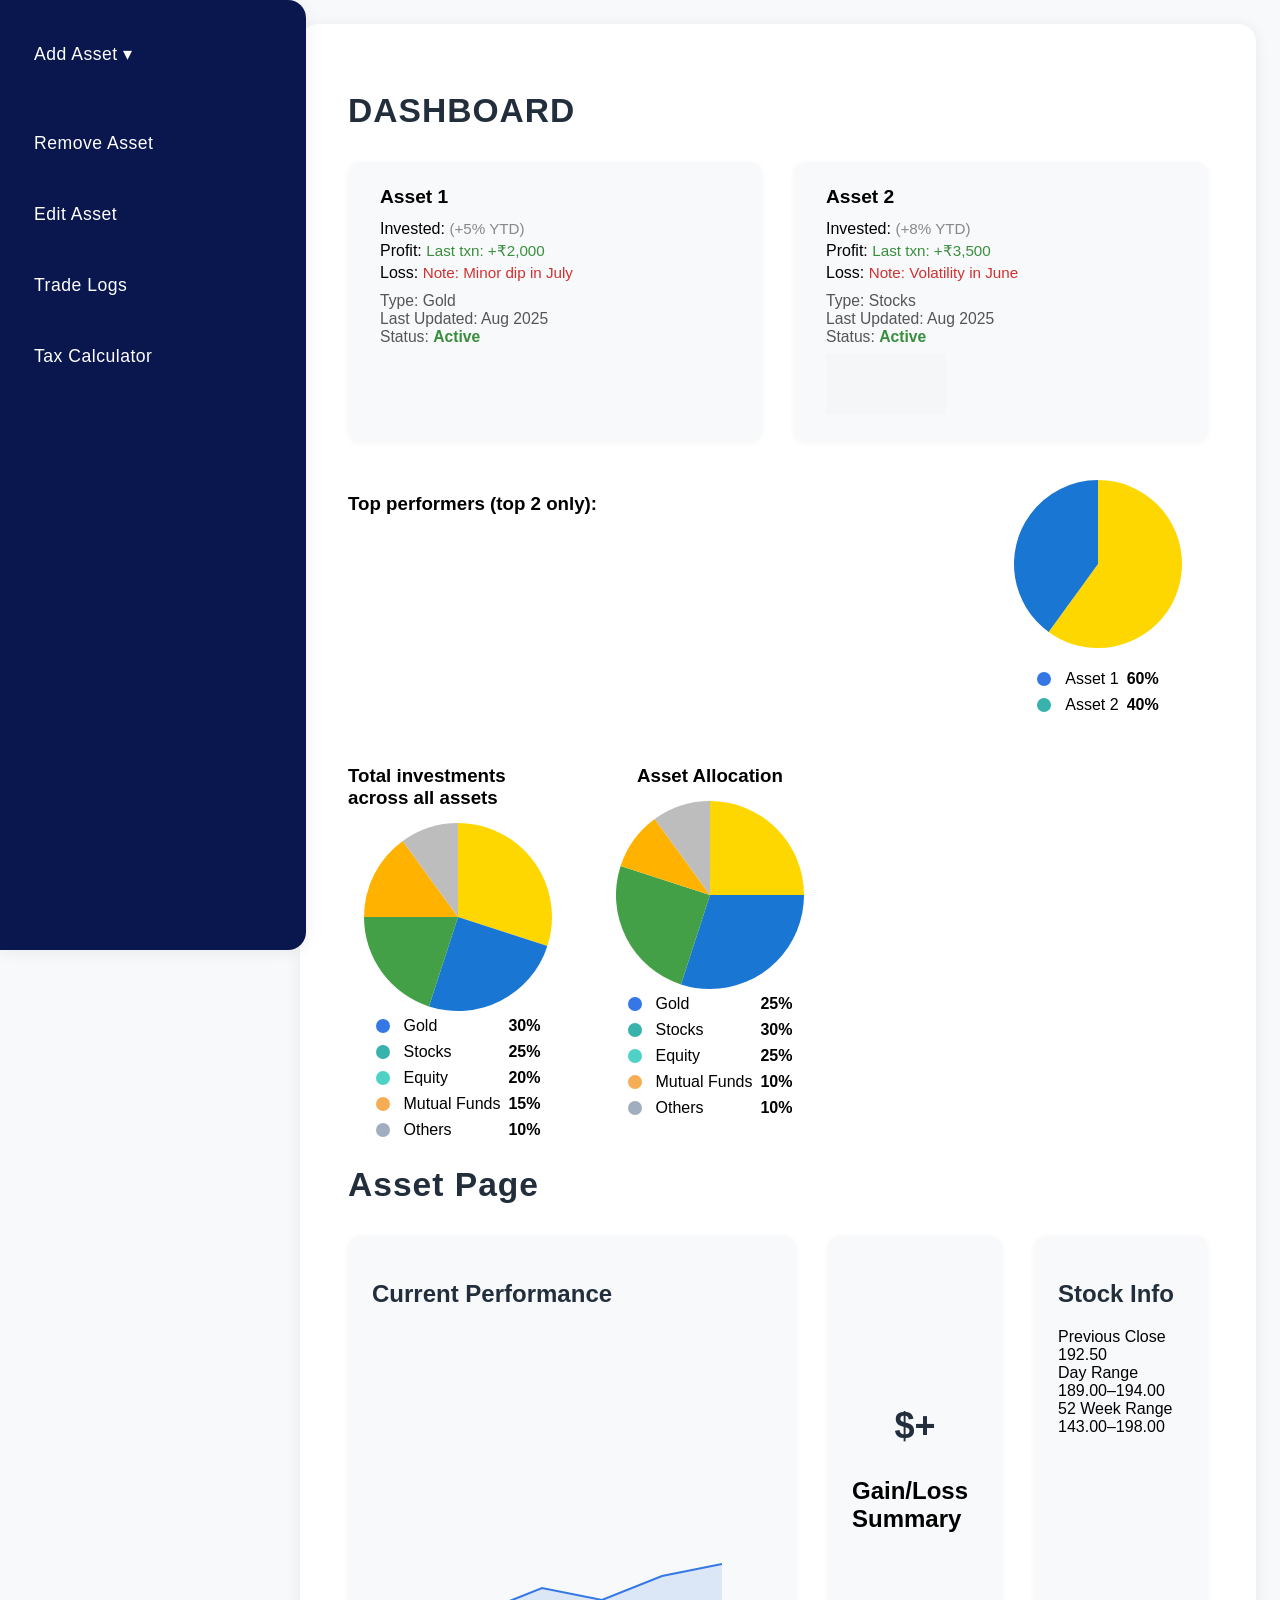
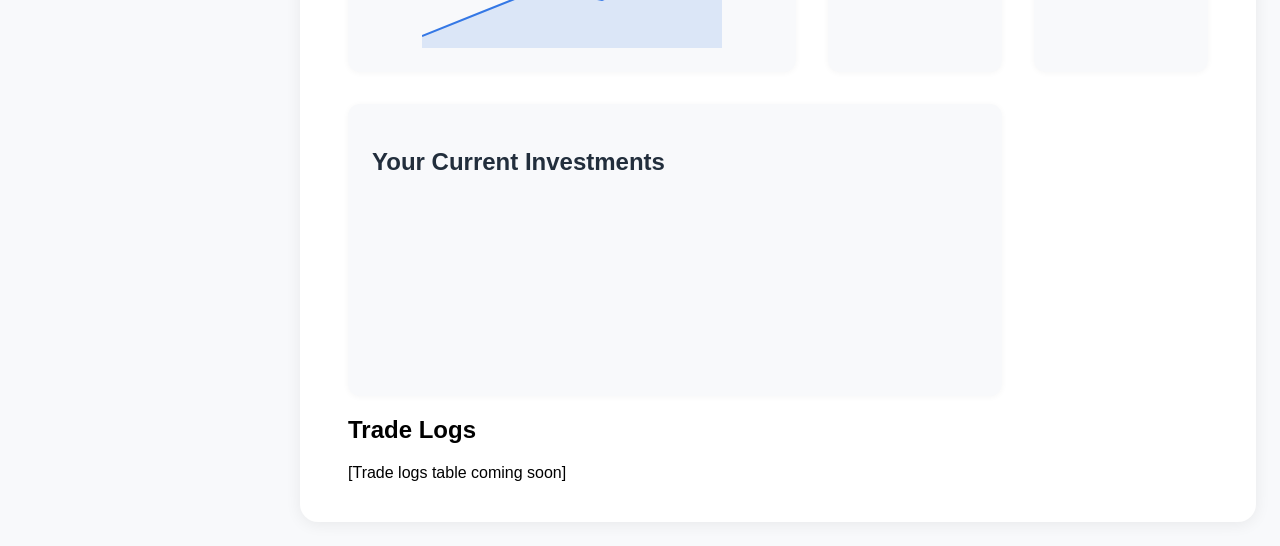
<file: frontend/index.html>
<!DOCTYPE html>
<html lang="en">
<head>
    <meta charset="UTF-8">
    <meta name="viewport" content="width=device-width, initial-scale=1.0">
    <title>Portfolio Manager</title>
    <link rel="stylesheet" href="css/styles.css">
</head>
<body>
    <div class="container">
        <aside class="sidebar">
            <div class="sidebar-section">
                <button id="add-asset-btn" class="dropdown-btn">Add Asset &#9662;</button>
                <div id="add-asset-dropdown" class="dropdown-content">
                    <a href="#">Gold</a>
                    <a href="#">Equity</a>
                    <a href="#">Stocks</a>
                    <a href="#">Mutual Funds</a>
                    <a href="#">Real Estate</a>
                </div>
            </div>
            <button class="sidebar-action" id="remove-asset-btn">Remove Asset</button>
            <button class="sidebar-action" id="edit-asset-btn">Edit Asset</button>
            <button class="sidebar-action" id="nav-logs">Trade Logs</button>
            <button class="sidebar-action" id="nav-tax">Tax Calculator</button>
        </aside>
        <main class="main-content">
            <section id="dashboard-section" class="active">
                <h1 class="dashboard-title">DASHBOARD</h1>
                <div class="dashboard-cards">
                    <div class="dashboard-card clickable" id="asset1-card" aria-label="View Asset 1">
                        <h2>Asset 1</h2>
                        <div style="display:flex;flex-direction:column;gap:4px;align-items:flex-start;">
                            <div>Invested: <span id="asset1-invested"></span> <span style="color:#888;font-size:0.95em;">(+5% YTD)</span></div>
                            <div>Profit: <span id="asset1-profit"></span> <span style="color:#388e3c;font-size:0.95em;">Last txn: +₹2,000</span></div>
                            <div>Loss: <span id="asset1-loss"></span> <span style="color:#d32f2f;font-size:0.95em;">Note: Minor dip in July</span></div>
                        </div>
                        <div style="margin-top:10px;font-size:0.98em;color:#555;">
                            <div>Type: <span>Gold</span></div>
                            <div>Last Updated: <span>Aug 2025</span></div>
                            <div>Status: <span style="color:#388e3c;font-weight:600;">Active</span></div>
                        </div>
                    </div>
                    <div class="dashboard-card clickable" id="asset2-card" aria-label="View Asset 2">
                        <h2>Asset 2</h2>
                        <div style="display:flex;flex-direction:column;gap:4px;align-items:flex-start;">
                            <div>Invested: <span id="asset2-invested"></span> <span style="color:#888;font-size:0.95em;">(+8% YTD)</span></div>
                            <div>Profit: <span id="asset2-profit"></span> <span style="color:#388e3c;font-size:0.95em;">Last txn: +₹3,500</span></div>
                            <div>Loss: <span id="asset2-loss"></span> <span style="color:#d32f2f;font-size:0.95em;">Note: Volatility in June</span></div>
                        </div>
                        <div style="margin-top:10px;font-size:0.98em;color:#555;">
                            <div>Type: <span>Stocks</span></div>
                            <div>Last Updated: <span>Aug 2025</span></div>
                            <div>Status: <span style="color:#388e3c;font-weight:600;">Active</span></div>
                        </div>
                        <canvas id="asset2-chart" width="120" height="60" style="background:#f4f6f8; margin-top:8px;"></canvas>
                        <noscript>
                            <img src="https://quickchart.io/chart?c={type:'line',data:{labels:['Jun','Jul','Aug','Sep','Oct','Nov'],datasets:[{label:'Performance',data:[130,150,170,160,180,190]}]}}" alt="Asset 2 Performance Chart" style="width:100%;margin-top:8px;"/>
                        </noscript>
                    </div>
                </div>
                <div class="dashboard-performers" style="display:flex;align-items:flex-start;gap:32px;">
                    <div style="flex:1;">
                        <h3>Top performers (top 2 only):</h3>
                        <div id="top-performer-a"></div>
                        <div id="top-performer-b"></div>
                    </div>
                    <!-- Removed main-performance-chart from here -->
                    <div style="flex:1;max-width:220px;display:flex;flex-direction:column;align-items:center;">
                        <canvas id="top-performers-pie" width="180" height="180" style="margin-bottom:8px;"></canvas>
                        <noscript>
                            <img src="https://quickchart.io/chart?c={type:'pie',data:{labels:['Asset 1','Asset 2'],datasets:[{data:[60,40]}]}}" alt="Top Performers Pie Chart" style="width:180px;height:180px;"/>
                        </noscript>
                        <ul class="pie-legend" style="margin-top:8px;">
                            <li><span class="dot gold"></span>Asset 1 <span class="percent">60%</span></li>
                            <li><span class="dot stocks"></span>Asset 2 <span class="percent">40%</span></li>
                        </ul>
                    </div>
                </div>
                <div class="dashboard-pie-section" style="display:flex;align-items:flex-start;gap:32px;">
                    <div style="flex:1;max-width:220px;display:flex;flex-direction:column;align-items:center;">
                        <h3 style="margin-bottom:8px;">Total investments across all assets</h3>
                        <canvas id="dashboard-pie" width="200" height="200"></canvas>
                        <noscript>
                            <img src="https://quickchart.io/chart?c={type:'pie',data:{labels:['Gold','Stocks','Equity','Mutual Funds','Others'],datasets:[{data:[30,25,20,15,10]}]}}" alt="Total Investments Pie Chart" style="width:200px;height:200px;"/>
                        </noscript>
                        <ul class="pie-legend">
                            <li><span class="dot gold"></span>Gold <span class="percent">30%</span></li>
                            <li><span class="dot stocks"></span>Stocks <span class="percent">25%</span></li>
                            <li><span class="dot equity"></span>Equity <span class="percent">20%</span></li>
                            <li><span class="dot mutual"></span>Mutual Funds <span class="percent">15%</span></li>
                            <li><span class="dot others"></span>Others <span class="percent">10%</span></li>
                        </ul>
                    </div>
                    <div style="flex:1;max-width:220px;display:flex;flex-direction:column;align-items:center;">
                        <h3 style="margin-bottom:8px;">Asset Allocation</h3>
                        <canvas id="dashboard-pie-2" width="200" height="200"></canvas>
                        <noscript>
                            <img src="https://quickchart.io/chart?c={type:'pie',data:{labels:['Gold','Stocks','Equity','Mutual Funds','Others'],datasets:[{data:[25,30,25,10,10]}]}}" alt="Asset Allocation Pie Chart" style="width:200px;height:200px;"/>
                        </noscript>
                        <ul class="pie-legend">
                            <li><span class="dot gold"></span>Gold <span class="percent">25%</span></li>
                            <li><span class="dot stocks"></span>Stocks <span class="percent">30%</span></li>
                            <li><span class="dot equity"></span>Equity <span class="percent">25%</span></li>
                            <li><span class="dot mutual"></span>Mutual Funds <span class="percent">10%</span></li>
                            <li><span class="dot others"></span>Others <span class="percent">10%</span></li>
                        </ul>
                    </div>
                </div>
            </section>
            <section id="asset-section">
                <h1 class="dashboard-title">Asset Page</h1>
                <div class="asset-grid">
                    <div class="asset-performance">
                        <h2>Current Performance</h2>
                        <canvas id="asset-performance-chart" width="400" height="180"></canvas>
                        <noscript>
                            <img src="https://quickchart.io/chart?c={type:'line',data:{labels:['Jun','Jul','Aug','Sep','Oct','Nov'],datasets:[{label:'Performance',data:[130,150,170,160,180,175,190]}]}}" alt="Current Performance Chart" style="width:100%;"/>
                        </noscript>
                        <div style="margin-top:24px;">
                            <canvas id="main-performance-chart" width="300" height="120"></canvas>
                            <noscript>
                                <img src="https://quickchart.io/chart?c={type:'line',data:{labels:['Jun','Jul','Aug','Sep','Oct','Nov'],datasets:[{label:'Performance',data:[130,150,170,160,180,190]}]}}" alt="Performance Chart" style="width:100%;margin-top:8px;"/>
                            </noscript>
                        </div>
                    </div>
                    <div class="asset-summary">
                        <h2>$+</h2>
                        <div>Gain/Loss Summary</div>
                    </div>
                    <div class="asset-stock-info">
                        <h2>Stock Info</h2>
                        <div>Previous Close <span>192.50</span></div>
                        <div>Day Range <span>189.00–194.00</span></div>
                        <div>52 Week Range <span>143.00–198.00</span></div>
                    </div>
                    <div class="asset-investments">
                        <h2>Your Current Investments</h2>
                        <canvas id="asset-investments-pie" width="180" height="180"></canvas>
                        <noscript>
                            <img src="https://quickchart.io/chart?c={type:'pie',data:{labels:['A','B','C'],datasets:[{data:[40,35,25]}]}}" alt="Your Current Investments Pie Chart" style="width:180px;height:180px;"/>
                        </noscript>
                    </div>
                </div>
            </section>
            <section id="logs-section">
                <h1>Trade Logs</h1>
                <div>[Trade logs table coming soon]</div>
            </section>
        </main>
    </div>
    <script src="app.js"></script>
    <script>
    // Draw main performance chart near Top Performers
    function drawLineChart(canvasId, data, color) {
        const canvas = document.getElementById(canvasId);
        if (!canvas) return;
        const ctx = canvas.getContext('2d');
        ctx.clearRect(0, 0, canvas.width, canvas.height);
        ctx.strokeStyle = color;
        ctx.lineWidth = 2;
        ctx.beginPath();
        let step = canvas.width / (data.length-1);
        data.forEach((y, i) => {
            let px = i * step;
            let py = canvas.height - (y-120)*canvas.height/100;
            if (i === 0) ctx.moveTo(px, py);
            else ctx.lineTo(px, py);
        });
        ctx.stroke();
        ctx.globalAlpha = 0.15;
        ctx.fillStyle = color;
        ctx.beginPath();
        ctx.moveTo(0, canvas.height);
        data.forEach((y, i) => {
            let px = i * step;
            let py = canvas.height - (y-120)*canvas.height/100;
            ctx.lineTo(px, py);
        });
        ctx.lineTo(canvas.width, canvas.height);
        ctx.closePath();
        ctx.fill();
        ctx.globalAlpha = 1;
    }
    drawLineChart('main-performance-chart', [130,150,170,160,180,190], '#3578e5');

    // Draw pie chart for Top Performers and dashboard pies
    function drawPieChart(canvasId, data, colors) {
        const canvas = document.getElementById(canvasId);
        if (!canvas) return;
        const ctx = canvas.getContext('2d');
        ctx.clearRect(0, 0, canvas.width, canvas.height);
        const total = data.reduce((a, b) => a + b, 0);
        let startAngle = -0.5 * Math.PI;
        data.forEach((value, i) => {
            const sliceAngle = (value / total) * 2 * Math.PI;
            ctx.beginPath();
            ctx.moveTo(canvas.width/2, canvas.height/2);
            ctx.arc(canvas.width/2, canvas.height/2, Math.min(canvas.width, canvas.height)/2-6, startAngle, startAngle + sliceAngle);
            ctx.closePath();
            ctx.fillStyle = colors[i];
            ctx.fill();
            startAngle += sliceAngle;
        });
    }
    // Top Performers Pie
    drawPieChart('top-performers-pie', [60, 40], ['#ffd700', '#1976d2']);
    // Dashboard Pie 1: Total investments
    drawPieChart('dashboard-pie', [30, 25, 20, 15, 10], ['#ffd700', '#1976d2', '#43a047', '#ffb300', '#bdbdbd']);
    // Dashboard Pie 2: Asset Allocation
    drawPieChart('dashboard-pie-2', [25, 30, 25, 10, 10], ['#ffd700', '#1976d2', '#43a047', '#ffb300', '#bdbdbd']);
    </script>
    <script>
    // Ensure navigation works after DOM is loaded
    window.addEventListener('DOMContentLoaded', function() {
        // Redirect Add Asset dropdown
        const addAssetDropdown = document.getElementById('add-asset-dropdown');
        const assetLinks = addAssetDropdown.querySelectorAll('a');
        assetLinks.forEach(link => {
            link.addEventListener('click', function(e) {
                e.preventDefault();
                window.location.href = 'add-asset.html';
            });
        });
        // Redirect Tax Calculator
        document.getElementById('nav-tax').addEventListener('click', function(e) {
            e.preventDefault();
            window.location.href = 'tax-calculator.html';
        });
        // Make asset cards clickable
        document.getElementById('asset1-card').addEventListener('click', function() {
            window.location.href = 'asset1.html';
        });
        document.getElementById('asset2-card').addEventListener('click', function() {
            window.location.href = 'asset2.html';
        });
    });
    </script>
</body>
</html>
</file>
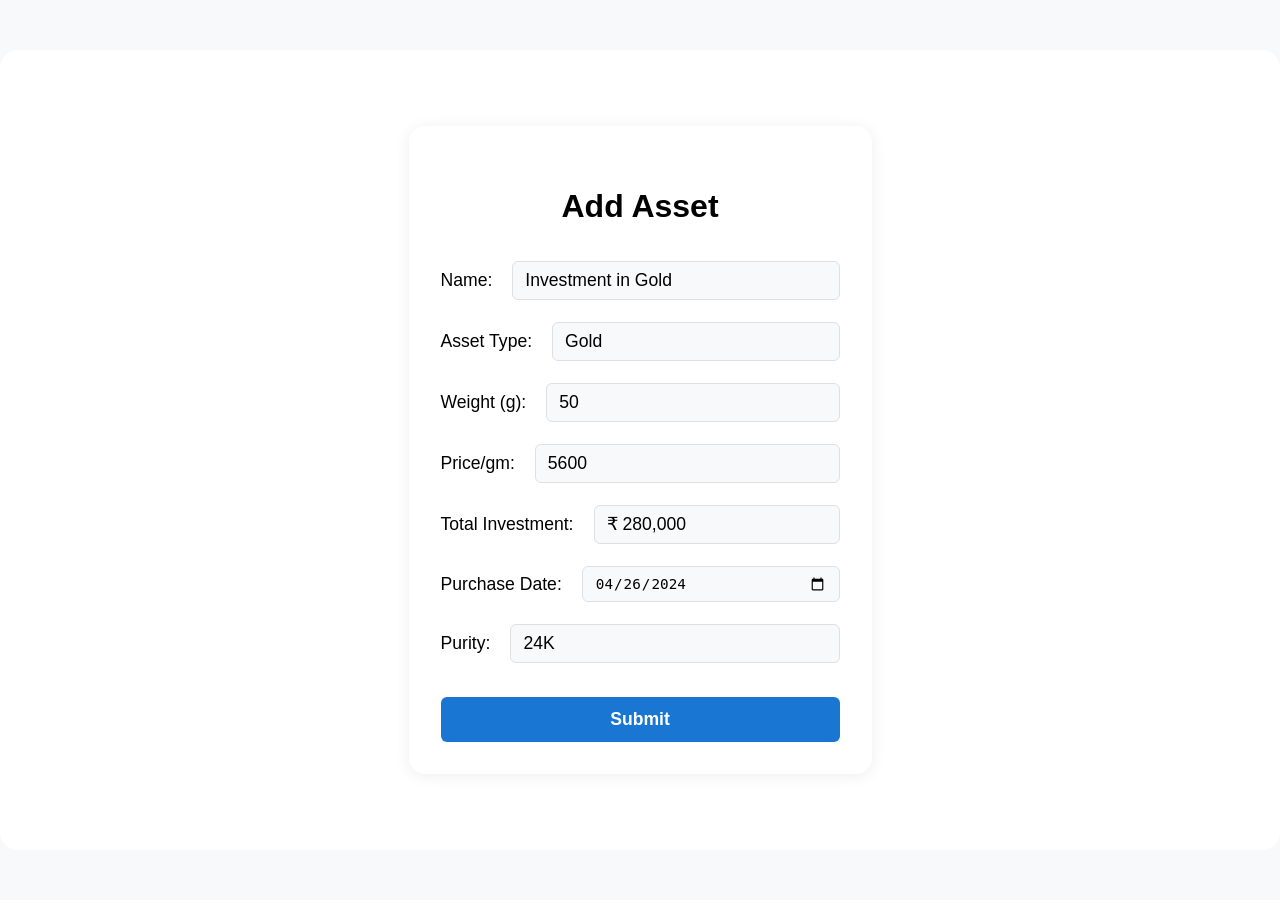
<file: frontend/add-asset.html>
<!DOCTYPE html>
<html lang="en">
<head>
    <meta charset="UTF-8">
    <meta name="viewport" content="width=device-width, initial-scale=1.0">
    <title>Add Asset</title>
    <link rel="stylesheet" href="css/styles.css">
</head>
<body>
    <div class="container" style="justify-content:center;align-items:center;min-height:100vh;">
        <main class="main-content" style="margin:0 auto;min-width:unset;box-shadow:none;">
            <section class="add-asset-form active">
                <form class="asset-form" id="addAssetForm">
                    <h1>Add Asset</h1>
                    <label>Name:<input type="text" value="Investment in Gold" name="name" required></label>
                    <label>Asset Type:<input type="text" value="Gold" name="type" required></label>
                    <label>Weight (g):<input type="number" value="50" name="weight" required></label>
                    <label>Price/gm:<input type="number" value="5600" name="price" required></label>
                    <label>Total Investment:<input type="text" value="₹ 280,000" name="investment" required></label>
                    <label>Purchase Date:<input type="date" value="2024-04-26" name="date" required></label>
                    <label>Purity:<input type="text" value="24K" name="purity" required></label>
                    <button type="submit" class="tax-btn">Submit</button>
                </form>
                <div id="submitResponse" style="margin-top:20px;"></div>
    <script>
    document.getElementById('addAssetForm').onsubmit = function(e) {
        e.preventDefault();
        document.getElementById('submitResponse').innerHTML = '<span style="color:green;font-weight:600;">Asset details submitted successfully!</span>';
    };
    </script>
            </section>
        </main>
    </div>
</body>
</html>
</file>
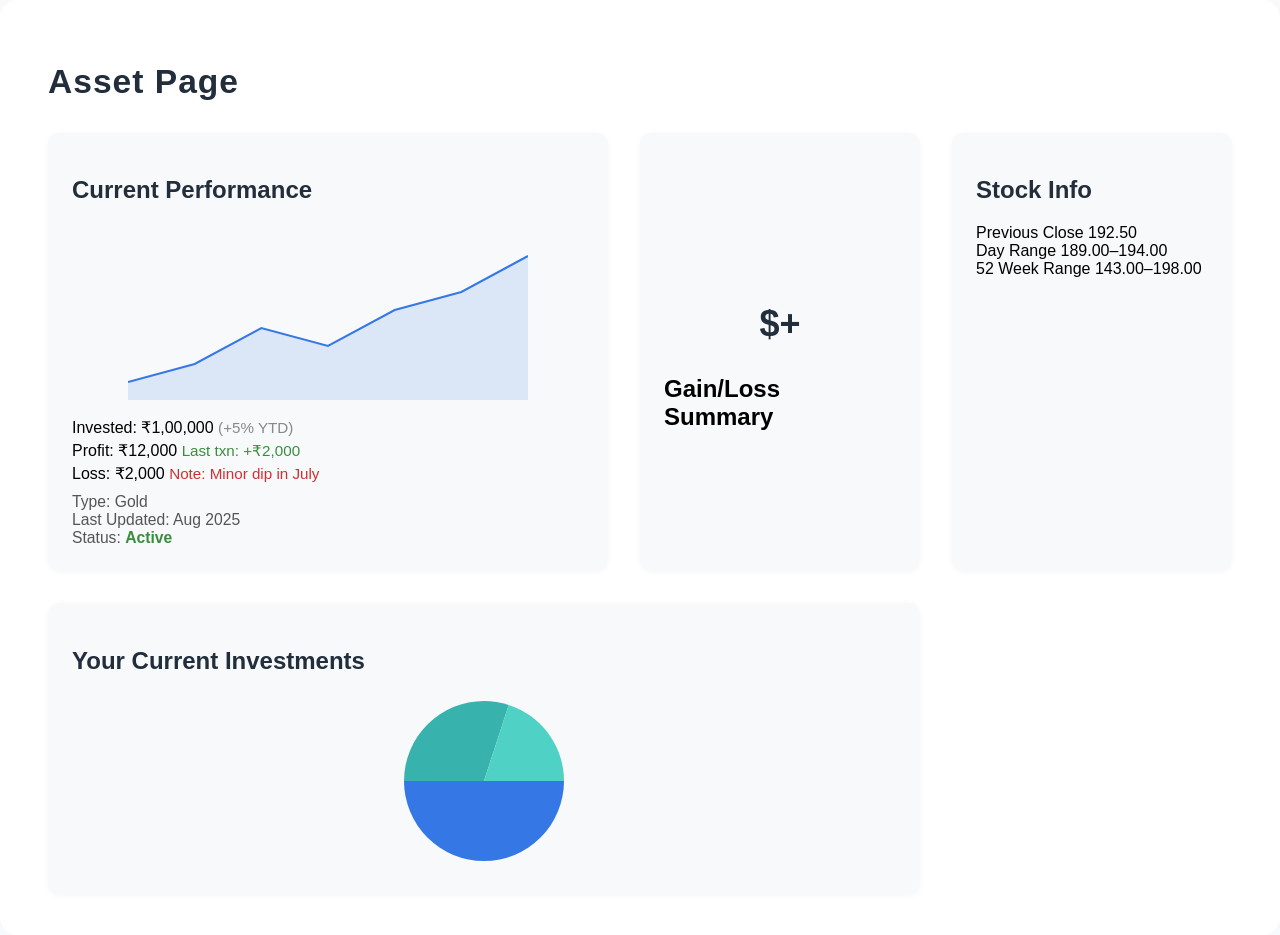
<file: frontend/asset1.html>
<!DOCTYPE html>
<html lang="en">
<head>
    <meta charset="UTF-8">
    <meta name="viewport" content="width=device-width, initial-scale=1.0">
    <title>Asset 1 Details</title>
    <link rel="stylesheet" href="css/styles.css">
</head>
<body>
    <div class="container" style="justify-content:center;align-items:center;min-height:100vh;">
        <main class="main-content" style="margin:0 auto;min-width:unset;box-shadow:none;">
            <h1 class="dashboard-title">Asset Page</h1>
            <div class="asset-grid">
                <div class="asset-performance">
                    <h2>Current Performance</h2>
                    <canvas id="asset-performance-chart" width="400" height="180"></canvas>
                    <div style="margin-top:18px;display:flex;flex-direction:column;gap:4px;align-items:flex-start;">
                        <div>Invested: <span id="asset1-invested">₹1,00,000</span> <span style="color:#888;font-size:0.95em;">(+5% YTD)</span></div>
                        <div>Profit: <span id="asset1-profit">₹12,000</span> <span style="color:#388e3c;font-size:0.95em;">Last txn: +₹2,000</span></div>
                        <div>Loss: <span id="asset1-loss">₹2,000</span> <span style="color:#d32f2f;font-size:0.95em;">Note: Minor dip in July</span></div>
                    </div>
                    <div style="margin-top:10px;font-size:0.98em;color:#555;">
                        <div>Type: <span>Gold</span></div>
                        <div>Last Updated: <span>Aug 2025</span></div>
                        <div>Status: <span style="color:#388e3c;font-weight:600;">Active</span></div>
                    </div>
                </div>
                <div class="asset-summary">
                    <h2>$+</h2>
                    <div>Gain/Loss Summary</div>
                </div>
                <div class="asset-stock-info">
                    <h2>Stock Info</h2>
                    <div>Previous Close <span>192.50</span></div>
                    <div>Day Range <span>189.00–194.00</span></div>
                    <div>52 Week Range <span>143.00–198.00</span></div>
                </div>
                <div class="asset-investments">
                    <h2>Your Current Investments</h2>
                    <canvas id="asset-investments-pie" width="180" height="180"></canvas>
                </div>
            </div>
        </main>
    </div>
    <script>
    // Draw line chart for performance
    function drawLineChart(canvasId, data, color) {
        const canvas = document.getElementById(canvasId);
        if (!canvas) return;
        const ctx = canvas.getContext('2d');
        ctx.clearRect(0, 0, canvas.width, canvas.height);
        ctx.strokeStyle = color;
        ctx.lineWidth = 2;
        ctx.beginPath();
        let step = canvas.width / (data.length-1);
        data.forEach((y, i) => {
            let px = i * step;
            let py = canvas.height - (y-120)*canvas.height/100;
            if (i === 0) ctx.moveTo(px, py);
            else ctx.lineTo(px, py);
        });
        ctx.stroke();
        ctx.globalAlpha = 0.15;
        ctx.fillStyle = color;
        ctx.beginPath();
        ctx.moveTo(0, canvas.height);
        data.forEach((y, i) => {
            let px = i * step;
            let py = canvas.height - (y-120)*canvas.height/100;
            ctx.lineTo(px, py);
        });
        ctx.lineTo(canvas.width, canvas.height);
        ctx.closePath();
        ctx.fill();
        ctx.globalAlpha = 1;
    }
    drawLineChart('asset-performance-chart', [130, 140, 160, 150, 170, 180, 200], '#3578e5');
    // Draw pie chart for investments
    function drawPieChart(canvasId, data, colors) {
        const canvas = document.getElementById(canvasId);
        if (!canvas) return;
        const ctx = canvas.getContext('2d');
        ctx.clearRect(0, 0, canvas.width, canvas.height);
        let total = data.reduce((a, b) => a + b.value, 0);
        let start = 0;
        data.forEach((slice, i) => {
            let angle = (slice.value / total) * 2 * Math.PI;
            ctx.beginPath();
            ctx.moveTo(canvas.width/2, canvas.height/2);
            ctx.arc(canvas.width/2, canvas.height/2, Math.min(canvas.width,canvas.height)/2-10, start, start + angle);
            ctx.closePath();
            ctx.fillStyle = colors[i];
            ctx.fill();
            start += angle;
        });
    }
    drawPieChart('asset-investments-pie', [
        { label: 'A', value: 50 },
        { label: 'B', value: 30 },
        { label: 'C', value: 20 }
    ], ['#3578e5', '#38b2ac', '#4fd1c5']);
    </script>
</body>
</html>
</file>
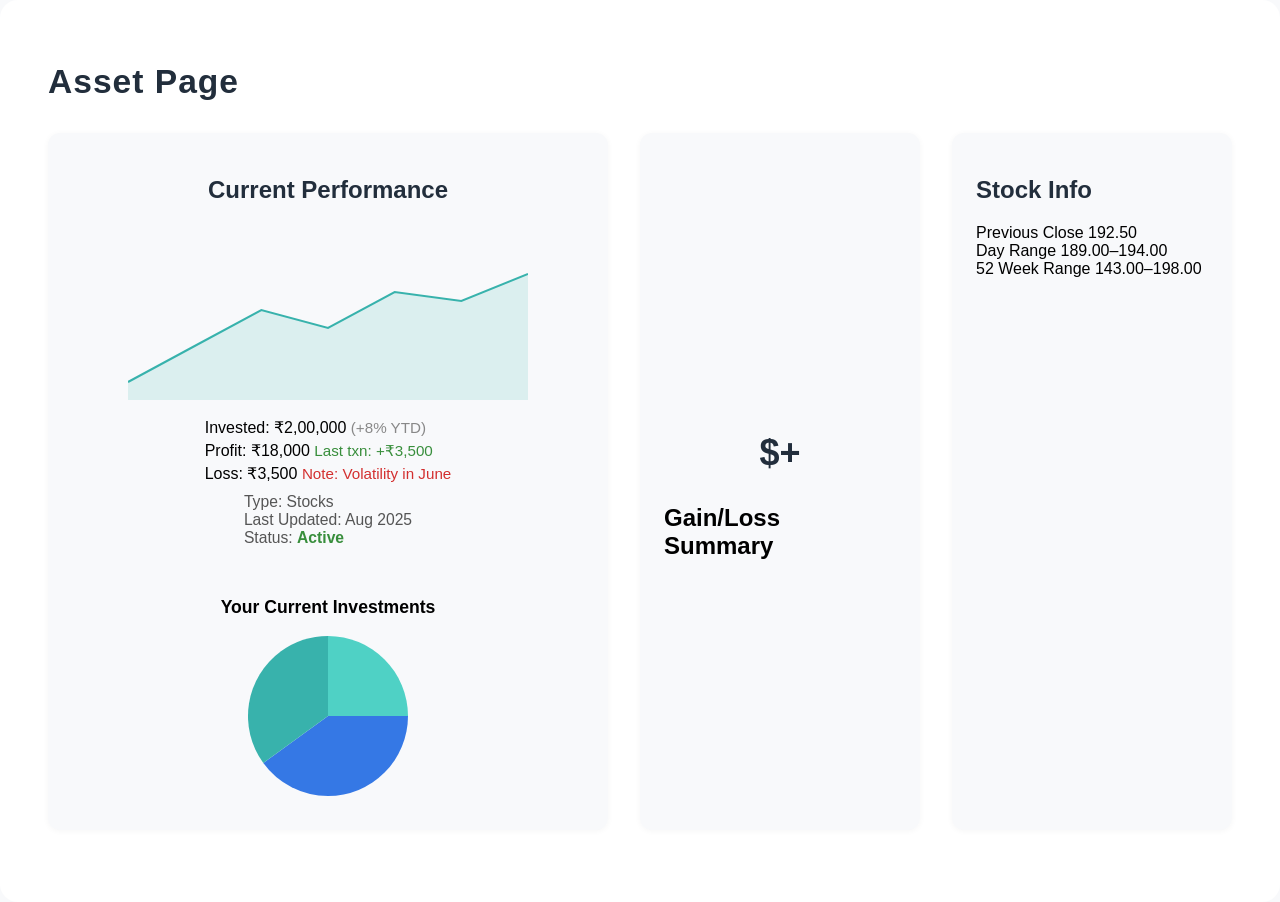
<file: frontend/asset2.html>
<!DOCTYPE html>
<html lang="en">
<head>
    <meta charset="UTF-8">
    <meta name="viewport" content="width=device-width, initial-scale=1.0">
    <title>Asset 2 Details</title>
    <link rel="stylesheet" href="css/styles.css">
</head>
<body>
    <div class="container" style="justify-content:center;align-items:center;min-height:100vh;">
        <main class="main-content" style="margin:0 auto;min-width:unset;box-shadow:none;">
            <h1 class="dashboard-title">Asset Page</h1>
            <div class="asset-grid">
                <div class="asset-performance" style="display:flex;flex-direction:column;align-items:center;">
                    <h2>Current Performance</h2>
                    <canvas id="asset-performance-chart" width="400" height="180"></canvas>
                    <div style="margin-top:18px;display:flex;flex-direction:column;gap:4px;align-items:flex-start;justify-content:center;">
                        <div>Invested: <span id="asset2-invested">₹2,00,000</span> <span style="color:#888;font-size:0.95em;">(+8% YTD)</span></div>
                        <div>Profit: <span id="asset2-profit">₹18,000</span> <span style="color:#388e3c;font-size:0.95em;">Last txn: +₹3,500</span></div>
                        <div>Loss: <span id="asset2-loss">₹3,500</span> <span style="color:#d32f2f;font-size:0.95em;">Note: Volatility in June</span></div>
                    </div>
                    <div style="margin-top:10px;font-size:0.98em;color:#555;">
                        <div>Type: <span>Stocks</span></div>
                        <div>Last Updated: <span>Aug 2025</span></div>
                        <div>Status: <span style="color:#388e3c;font-weight:600;">Active</span></div>
                    </div>
                    <div style="margin-top:32px;width:220px;">
                        <h3 style="text-align:center;font-size:1.1em;margin-bottom:8px;">Your Current Investments</h3>
                        <canvas id="asset-investments-pie" width="180" height="180"></canvas>
                    </div>
                </div>
                <div class="asset-summary">
                    <h2>$+</h2>
                    <div>Gain/Loss Summary</div>
                </div>
                <div class="asset-stock-info">
                    <h2>Stock Info</h2>
                    <div>Previous Close <span>192.50</span></div>
                    <div>Day Range <span>189.00–194.00</span></div>
                    <div>52 Week Range <span>143.00–198.00</span></div>
                </div>
            </div>
        </main>
    </div>
    <script>
    // Draw line chart for performance
    function drawLineChart(canvasId, data, color) {
        const canvas = document.getElementById(canvasId);
        if (!canvas) return;
        const ctx = canvas.getContext('2d');
        ctx.clearRect(0, 0, canvas.width, canvas.height);
        ctx.strokeStyle = color;
        ctx.lineWidth = 2;
        ctx.beginPath();
        let step = canvas.width / (data.length-1);
        data.forEach((y, i) => {
            let px = i * step;
            let py = canvas.height - (y-120)*canvas.height/100;
            if (i === 0) ctx.moveTo(px, py);
            else ctx.lineTo(px, py);
        });
        ctx.stroke();
        ctx.globalAlpha = 0.15;
        ctx.fillStyle = color;
        ctx.beginPath();
        ctx.moveTo(0, canvas.height);
        data.forEach((y, i) => {
            let px = i * step;
            let py = canvas.height - (y-120)*canvas.height/100;
            ctx.lineTo(px, py);
        });
        ctx.lineTo(canvas.width, canvas.height);
        ctx.closePath();
        ctx.fill();
        ctx.globalAlpha = 1;
    }
    drawLineChart('asset-performance-chart', [130, 150, 170, 160, 180, 175, 190], '#38b2ac');
    // Draw pie chart for investments
    function drawPieChart(canvasId, data, colors) {
        const canvas = document.getElementById(canvasId);
        if (!canvas) return;
        const ctx = canvas.getContext('2d');
        ctx.clearRect(0, 0, canvas.width, canvas.height);
        let total = data.reduce((a, b) => a + b.value, 0);
        let start = 0;
        data.forEach((slice, i) => {
            let angle = (slice.value / total) * 2 * Math.PI;
            ctx.beginPath();
            ctx.moveTo(canvas.width/2, canvas.height/2);
            ctx.arc(canvas.width/2, canvas.height/2, Math.min(canvas.width,canvas.height)/2-10, start, start + angle);
            ctx.closePath();
            ctx.fillStyle = colors[i];
            ctx.fill();
            start += angle;
        });
    }
    drawPieChart('asset-investments-pie', [
        { label: 'A', value: 40 },
        { label: 'B', value: 35 },
        { label: 'C', value: 25 }
    ], ['#3578e5', '#38b2ac', '#4fd1c5']);
    </script>
</body>
</html>
</file>
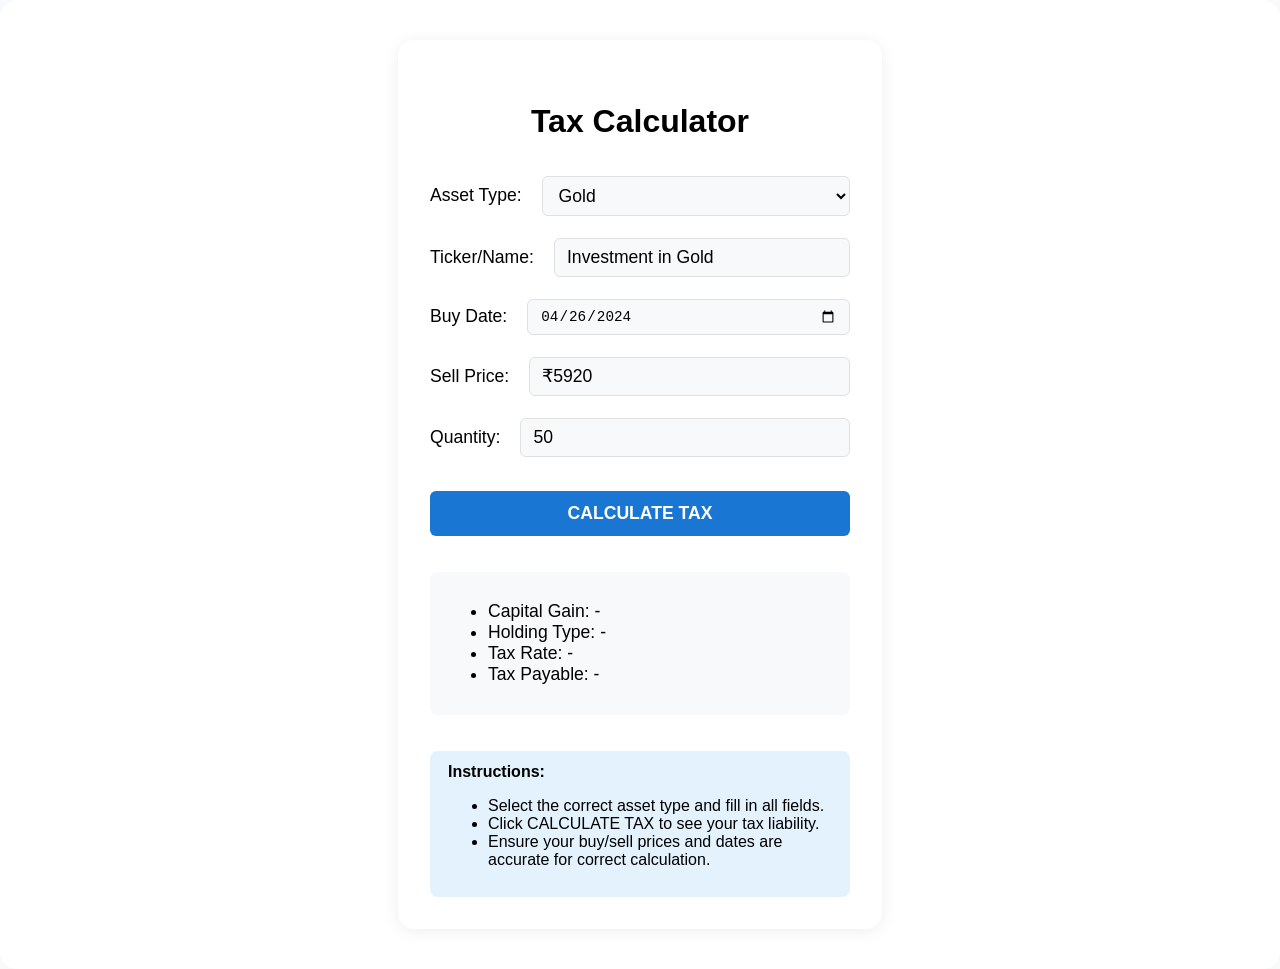
<file: frontend/tax-calculator.html>
<!DOCTYPE html>
<html lang="en">
<head>
    <meta charset="UTF-8">
    <meta name="viewport" content="width=device-width, initial-scale=1.0">
    <title>Tax Calculator</title>
    <link rel="stylesheet" href="css/styles.css">
</head>
<body>
    <div class="container" style="justify-content:center;align-items:center;min-height:100vh;">
        <main class="main-content" style="margin:0 auto;min-width:unset;box-shadow:none;">
            <section class="add-asset-form active">
                <form class="asset-form">
                    <h1>Tax Calculator</h1>
                    <label>Asset Type:
                        <select>
                            <option>Gold</option>
                            <option>Equity</option>
                            <option>Stock</option>
                            <option>Mutual Fund</option>
                            <option>Real Estate</option>
                        </select>
                    </label>
                    <label>Ticker/Name:<input type="text" value="Investment in Gold"></label>
                    <label>Buy Date:<input type="date" value="2024-04-26"></label>
                    <label>Sell Price:<input type="text" value="₹5920"></label>
                    <label>Quantity:<input type="number" value="50"></label>
                    <button type="button" class="tax-btn" id="calcTaxBtn">CALCULATE TAX</button>
                    <div class="tax-result" id="taxResult">
                        <ul>
                            <li>Capital Gain: -</li>
                            <li>Holding Type: -</li>
                            <li>Tax Rate: -</li>
                            <li>Tax Payable: -</li>
                        </ul>
                    </div>
                    <div class="tax-instructions">
                        <strong>Instructions:</strong>
                        <ul>
                            <li>Select the correct asset type and fill in all fields.</li>
                            <li>Click CALCULATE TAX to see your tax liability.</li>
                            <li>Ensure your buy/sell prices and dates are accurate for correct calculation.</li>
                        </ul>
                    </div>
                </form>
            </section>
        </main>
    </div>
    <script>
    function parseRupee(str) {
        return parseFloat((str||'').replace(/[^\d.\-]/g, '')) || 0;
    }
    document.getElementById('calcTaxBtn').onclick = function() {
        const assetType = document.querySelector('select').value;
        const buyDate = new Date(document.querySelector('input[type="date"]:nth-of-type(1)').value);
        const sellPrice = parseRupee(document.querySelector('input[type="text"][value^="₹"]').value);
        const quantity = parseFloat(document.querySelector('input[type="number"]').value);
        const buyPrice = 0; // Not in form, so assume 0 for now
        let capitalGain = 0;
        let holdingType = '-';
        let taxRate = 0;
        let taxPayable = 0;
        // For demo, use fixed buy price for Gold
        if(assetType==="Gold") {
            // Assume buy price 5600, sell price from input
            capitalGain = (sellPrice - 5600) * quantity;
            // Holding type: STCG if <3 years, LTCG if >=3 years
            const now = new Date();
            const diffYears = (now-buyDate)/(1000*60*60*24*365);
            holdingType = diffYears>=3 ? 'LTCG' : 'STCG';
            taxRate = holdingType==='LTCG' ? 20 : 15;
        } else if(assetType==="Equity"||assetType==="Stock") {
            // Assume buy price 3200
            capitalGain = (sellPrice - 3200) * quantity;
            const now = new Date();
            const diffYears = (now-buyDate)/(1000*60*60*24*365);
            holdingType = diffYears>=1 ? 'LTCG' : 'STCG';
            taxRate = holdingType==='LTCG' ? 10 : 15;
        } else if(assetType==="Mutual Fund") {
            // Assume buy price 1200
            capitalGain = (sellPrice - 1200) * quantity;
            const now = new Date();
            const diffYears = (now-buyDate)/(1000*60*60*24*365);
            holdingType = diffYears>=1 ? 'LTCG' : 'STCG';
            taxRate = holdingType==='LTCG' ? 10 : 15;
        } else if(assetType==="Real Estate") {
            // Assume buy price 8000
            capitalGain = (sellPrice - 8000) * quantity;
            const now = new Date();
            const diffYears = (now-buyDate)/(1000*60*60*24*365);
            holdingType = diffYears>=2 ? 'LTCG' : 'STCG';
            taxRate = holdingType==='LTCG' ? 20 : 30;
        }
        taxPayable = Math.max(0, Math.round(capitalGain * taxRate / 100));
        document.getElementById('taxResult').innerHTML = `<ul>
            <li>Capital Gain: ₹${capitalGain.toLocaleString('en-IN')}</li>
            <li>Holding Type: ${holdingType}</li>
            <li>Tax Rate: ${taxRate}%</li>
            <li>Tax Payable: ₹${taxPayable.toLocaleString('en-IN')}</li>
        </ul>`;
    };
    </script>
</body>
</html>
</file>
<file: frontend/css/styles.css>
.clickable {
    cursor: pointer;
    transition: box-shadow 0.2s, background 0.2s;
}
.clickable:hover {
    background: #f0f4fa;
    box-shadow: 0 2px 12px rgba(0,0,0,0.10);
}
.add-asset-form {
    display: none;
    justify-content: center;
    align-items: center;
    min-height: 80vh;
}
.add-asset-form.active {
    display: flex;
}
.asset-form {
    background: #fff;
    border-radius: 16px;
    box-shadow: 0 2px 16px rgba(0,0,0,0.07);
    padding: 36px 32px 32px 32px;
    min-width: 380px;
    max-width: 420px;
    margin: 0 auto;
    display: flex;
    flex-direction: column;
    gap: 18px;
}
.asset-form h1 {
    text-align: center;
    font-size: 2em;
    font-weight: 700;
    margin-bottom: 18px;
}
.asset-form label {
    display: flex;
    flex-direction: row;
    align-items: center;
    font-size: 1.1em;
    margin-bottom: 4px;
    gap: 12px;
}
.asset-form input, .asset-form select {
    flex: 1;
    padding: 8px 12px;
    border: 1px solid #e0e0e0;
    border-radius: 6px;
    font-size: 1em;
    background: #f8f9fb;
    margin-left: 8px;
}
.asset-form input[readonly] {
    background: #f4f6f8;
    color: #888;
}
.tax-btn {
    background: #1976d2;
    color: #fff;
    border: none;
    padding: 12px 0;
    border-radius: 6px;
    font-size: 1.1em;
    font-weight: 600;
    margin-top: 12px;
    cursor: pointer;
    width: 100%;
    transition: background 0.2s;
}
.tax-btn:hover {
    background: #125ea2;
}
.tax-result {
    margin-top: 18px;
    background: #f8f9fb;
    border-radius: 8px;
    padding: 12px 18px;
    font-size: 1.1em;
}
.tax-instructions {
    margin-top: 18px;
    background: #e3f2fd;
    border-radius: 8px;
    padding: 12px 18px;
    font-size: 1em;
}
body {
    margin: 0;
    font-family: 'Segoe UI', Arial, sans-serif;
    background: #f8f9fb;
}
.container {
    display: flex;
    min-height: 100vh;
    background: #f8f9fb;
}

/* Only one .main-content rule, margin-left matches sidebar width */
.main-content {
    flex: 1;
    margin: 24px 24px 24px 300px; /* 270px sidebar + 30px gap */
    background: #fff;
    border-radius: 18px;
    box-shadow: 0 2px 16px rgba(0,0,0,0.07);
    padding: 40px 48px;
    overflow-y: auto;
    min-width: 0;
}
.sidebar {
    width: 270px;
    background: #0a174e;
    color: #fff;
    border-radius: 0 18px 18px 0;
    margin: 0;
    box-shadow: 0 2px 16px rgba(0,0,0,0.07);
    padding: 32px 18px 18px 18px;
    display: flex;
    flex-direction: column;
    align-items: stretch;
    gap: 18px;
    min-height: 100vh;
    height: 100vh;
    position: fixed;
    left: 0;
    top: 0;
    bottom: 0;
    z-index: 1;
}
.sidebar .dropdown-btn,
.sidebar .sidebar-action {
    background: #0a174e;
    color: #fff;
    border: none;
    border-radius: 10px;
    box-shadow: none;
    font-weight: 500;
    letter-spacing: 0.5px;
    margin-bottom: 8px;
    transition: background 0.2s, color 0.2s;
}
.sidebar .dropdown-btn:hover,
.sidebar .sidebar-action:hover {
    background: #274690;
    color: #fff;
}
.sidebar .dropdown-content {
    background: #fff;
    color: #222e3c;
    border-radius: 10px;
    box-shadow: 0 2px 8px rgba(10,23,78,0.08);
    border: 1.5px solid #274690;
}
.sidebar-section {
    position: relative;
    margin-bottom: 18px;
}
.dropdown-btn {
    width: 100%;
    background: #fff;
    color: #222e3c;
    border: 1px solid #e0e0e0;
    border-radius: 8px;
    padding: 12px 16px;
    font-size: 1.1em;
    text-align: left;
    cursor: pointer;
    transition: border 0.2s;
}
.dropdown-btn:after {
    float: right;
}
.dropdown-content {
    display: none;
    position: absolute;
    left: 0;
    top: 110%;
    background: #fff;
    min-width: 100%;
    box-shadow: 0 2px 8px rgba(0,0,0,0.08);
    border-radius: 8px;
    z-index: 1;
    border: 1px solid #e0e0e0;
}
.dropdown-content a {
    color: #222e3c;
    padding: 10px 16px;
    text-decoration: none;
    display: block;
    border-bottom: 1px solid #f0f0f0;
    font-size: 1em;
}
.dropdown-content a:last-child {
    border-bottom: none;
}
.dropdown-content.show {
    display: block;
}
.sidebar-action {
    width: 100%;
    background: #fff;
    color: #222e3c;
    border: 1px solid #e0e0e0;
    border-radius: 8px;
    padding: 12px 16px;
    font-size: 1.1em;
    text-align: left;
    cursor: pointer;
    margin-bottom: 8px;
    display: flex;
    align-items: center;
    gap: 8px;
    transition: border 0.2s, background 0.2s;
}
.sidebar-action:hover {
    background: #f4f6f8;
}

.dashboard-title {
    font-size: 2.1em;
    font-weight: 700;
    margin-bottom: 32px;
    letter-spacing: 1px;
}
.dashboard-cards {
    display: flex;
    gap: 32px;
    margin-bottom: 32px;
}
.dashboard-card {
    background: #f8f9fb;
    border-radius: 12px;
    box-shadow: 0 1px 6px rgba(0,0,0,0.04);
    padding: 24px 32px;
    min-width: 220px;
    flex: 1;
}
.dashboard-card h2 {
    margin: 0 0 12px 0;
    font-size: 1.2em;
    font-weight: 600;
}
.dashboard-performers {
    margin-bottom: 32px;
}
.dashboard-pie-section {
    margin-top: 24px;
    display: flex;
    align-items: flex-start;
    gap: 32px;
}
.pie-legend {
    list-style: none;
    padding: 0;
    margin: 0;
    display: flex;
    flex-direction: column;
    gap: 8px;
}
.pie-legend li {
    display: flex;
    align-items: center;
    gap: 8px;
    font-size: 1em;
}
.dot {
    display: inline-block;
    width: 14px;
    height: 14px;
    border-radius: 50%;
    margin-right: 6px;
}
.dot.gold { background: #3578e5; }
.dot.stocks { background: #38b2ac; }
.dot.equity { background: #4fd1c5; }
.dot.mutual { background: #f6ad55; }
.dot.others { background: #a0aec0; }
.percent {
    margin-left: auto;
    font-weight: 600;
}
.asset-grid {
    display: grid;
    grid-template-columns: 2fr 1fr 1fr;
    grid-template-rows: auto auto;
    gap: 32px;
    margin-top: 32px;
}
.asset-performance {
    grid-column: 1 / 2;
    grid-row: 1 / 2;
    background: #f8f9fb;
    border-radius: 12px;
    padding: 24px;
    box-shadow: 0 1px 6px rgba(0,0,0,0.04);
}
.asset-summary {
    grid-column: 2 / 3;
    grid-row: 1 / 2;
    background: #f8f9fb;
    border-radius: 12px;
    padding: 24px;
    box-shadow: 0 1px 6px rgba(0,0,0,0.04);
    display: flex;
    flex-direction: column;
    align-items: center;
    justify-content: center;
    font-size: 1.5em;
    font-weight: 600;
}
.asset-stock-info {
    grid-column: 3 / 4;
    grid-row: 1 / 2;
    background: #f8f9fb;
    border-radius: 12px;
    padding: 24px;
    box-shadow: 0 1px 6px rgba(0,0,0,0.04);
    font-size: 1em;
}
.asset-investments {
    grid-column: 1 / 3;
    grid-row: 2 / 3;
    background: #f8f9fb;
    border-radius: 12px;
    padding: 24px;
    box-shadow: 0 1px 6px rgba(0,0,0,0.04);
}
.asset-investments h2 {
    margin-bottom: 16px;
}
.asset-grid canvas {
    display: block;
    margin: 0 auto;
}
.asset-performance h2 {
    margin-bottom: 16px;
}
.dashboard-title, .asset-grid h2 {
    color: #222e3c;
}
</file>
